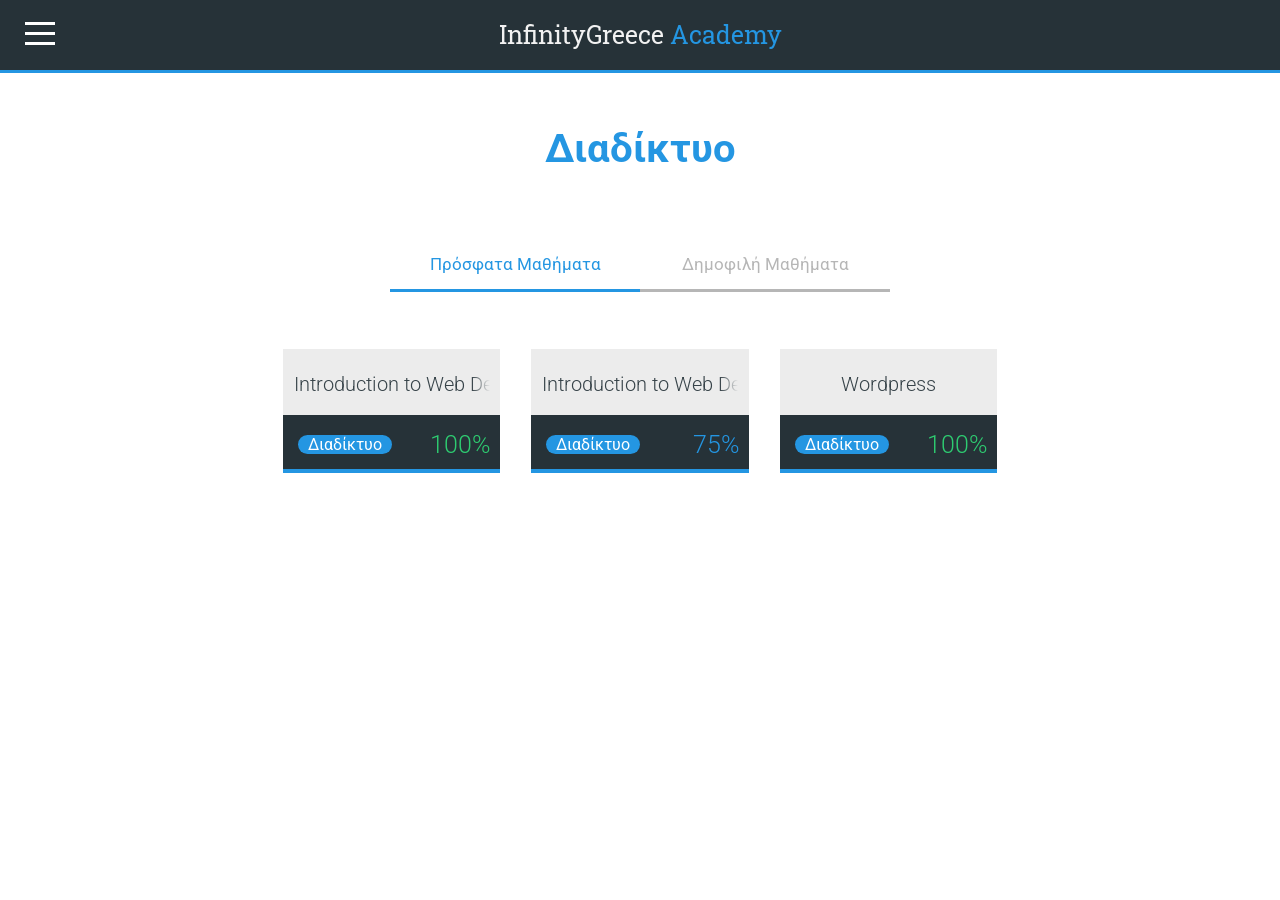
<file: category.html>
<!DOCTYPE html>
<html>
  <head>
    <meta charset="utf-8">
    <meta name="viewport" content="width=device-width, initial-scale=1.0">
    <title>Recent Courses - InfinityGreece Academy</title>
    <link href="https://fonts.googleapis.com/css?family=Roboto+Slab:300,400,700|Roboto:300,300i,400,400i,700" rel="stylesheet">
    <link href="https://fonts.googleapis.com/css?family=Raleway:300,400,700,900" rel="stylesheet">
    <link href="https://maxcdn.bootstrapcdn.com/font-awesome/4.6.3/css/font-awesome.min.css" rel="stylesheet">
    <script src="https://ajax.googleapis.com/ajax/libs/jquery/3.1.1/jquery.min.js"></script>
    <link rel="stylesheet" type="text/css" href="desktop/general.css">
    <link rel="stylesheet" type="text/css" href="desktop/navigation.css">
    <link rel="stylesheet" type="text/css" href="desktop/style.css">
    <link rel="stylesheet" type="text/css" href="desktop/main.css">
    <link rel="stylesheet" type="text/css" href="desktop/profilepage.css">
    <link rel="stylesheet" type="text/css" href="desktop/videopage.css">
    <link rel="stylesheet" type="text/css" href="desktop/category.css">

 <!-- <script>
    setInterval(function(){
      window.history.go(0);
    }, 3000);
  </script>-->
    <script>
      $(document).ready(function(){
        $(".wrap").click(function(){
          $(".top").toggleClass("addedtop");
          $(".mid").toggleClass("addedmid");
          $(".bot").toggleClass("addedbot");
          $(".menu").toggleClass("triggered");
          $("fade").toggleClass("fadeblack");
        });
        $('.course-progress').each(function(i){ $($('.course-progress')[i]).css('color', (parseInt($($('.course-progress')[i]).text().slice(0, -1))) != 100 ? '#2496E2' : '#2ecc71' ) });
      }); //final
    </script>

  </head>
  <body>
    <fade></fade>
    <bg></bg>
    <block></block>
    <header>
    <div class="content">
      <div class="navbar">  <div class="logo">InfinityGreece <span>Academy</span></div></div>

        <div class="wrap">
          <span class="line top"></span>
          <span class="line mid"></span>
          <span class="line bot"></span>
        </div>

        <nav class="menu">
                <a href="index.php" class="nav-btn"><span>Home</span></a>
                <a href="login.php" class="nav-btn"><span>My Courses</span></a>
                <a href="register.php" class="nav-btn"><span>My Profile</span></a>
                <a href="register.php" class="nav-btn"><span>Log Out</span></a>
        </nav>
    </div>
  </header>
  <h1 class="page-title">
    Διαδίκτυο
  </h1>
  <div class="tab-wrap category-tab-wrap">
    <a href="#" class="profile-tab category-tab active-tab">Πρόσφατα Μαθήματα</a>
    <a href="#" class="profile-tab category-tab">Δημοφιλή Μαθήματα</a>
  </div>
<div class="courses-wrap">
  <a href="#" class="course-link">  <div class="course">
      <h2 class="course-title">Introduction to Web Design</h2>
      <div class="category-wrap">
      <p class="course-category"> <span class="category-tag" onclick="document.location.href = 'http://frozoweb.com'; return false">Διαδίκτυο</span></p>
  <span class="course-progress">100%</span>
      </div>  </div>
    </a>

    <a href="#" class="course-link">  <div class="course">
        <h2 class="course-title">Introduction to Web Design</h2>
        <div class="category-wrap">
        <p class="course-category"> <span class="category-tag" onclick="document.location.href = 'http://frozoweb.com'; return false">Διαδίκτυο</span></p>
    <span class="course-progress">75%</span>
        </div>  </div>
      </a>

      <a href="#" class="course-link">  <div class="course">
          <h2 class="course-title">Wordpress</h2>
          <div class="category-wrap">
          <p class="course-category"> <span class="category-tag" onclick="document.location.href = 'http://frozoweb.com'; return false">Διαδίκτυο</span></p>
      <span class="course-progress">100%</span>
          </div>  </div>
        </a>
</div>
<!--<footer>

    <span class="copyright-text">Copyright &copy; InfinityGreece</span>
    <span class="footer-buttons">
      <a href="#" class="footer-btn">Contact</a>
      <a href="#" class="footer-btn">Privacy Policy</a>
      <a href="#" class="footer-btn">About</a>


    </span>
  </footer> -->
  </body>
</html>
</file>
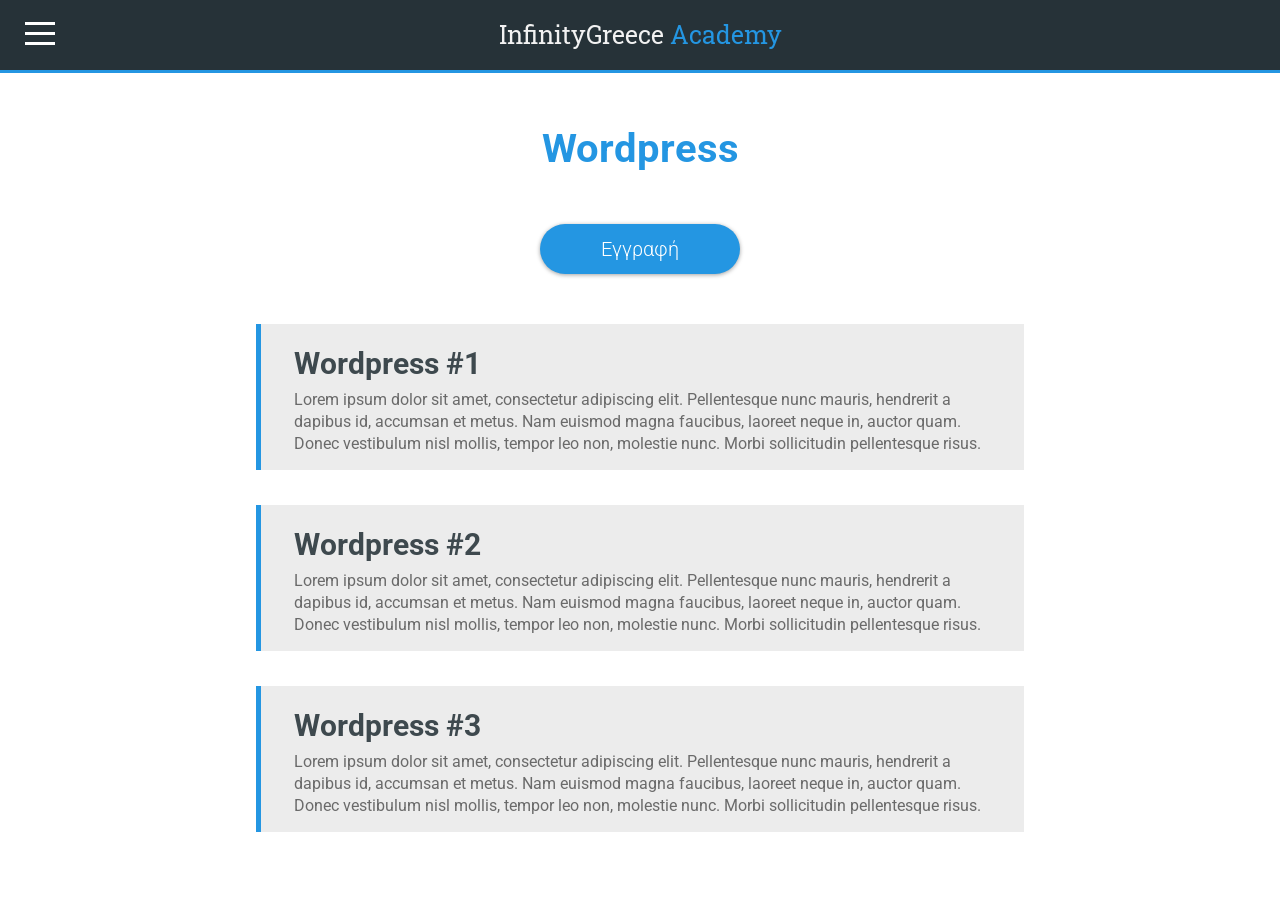
<file: coursepage.html>
<!DOCTYPE html>
<html>
  <head>
    <meta charset="utf-8">
    <meta name="viewport" content="width=device-width, initial-scale=1.0">
    <title>Recent Courses - InfinityGreece Academy</title>
    <link href="https://fonts.googleapis.com/css?family=Roboto+Slab:300,400,700|Roboto:300,300i,400,400i,700" rel="stylesheet">
    <link href="https://fonts.googleapis.com/css?family=Raleway:300,400,700,900" rel="stylesheet">
    <link href="https://maxcdn.bootstrapcdn.com/font-awesome/4.6.3/css/font-awesome.min.css" rel="stylesheet">
    <script src="https://ajax.googleapis.com/ajax/libs/jquery/3.1.1/jquery.min.js"></script>
    <link rel="stylesheet" type="text/css" href="desktop/general.css">
    <link rel="stylesheet" type="text/css" href="desktop/navigation.css">
    <link rel="stylesheet" type="text/css" href="desktop/style.css">
    <link rel="stylesheet" type="text/css" href="desktop/main.css">
    <link rel="stylesheet" type="text/css" href="desktop/profilepage.css">
    <link rel="stylesheet" type="text/css" href="desktop/videopage.css">
    <link rel="stylesheet" type="text/css" href="desktop/category.css">
    <link rel="stylesheet" type="text/css" href="desktop/coursepage.css">

 <!-- <script>
    setInterval(function(){
      window.history.go(0);
    }, 3000);
  </script>-->
    <script>
      $(document).ready(function(){
        $(".wrap").click(function(){
          $(".top").toggleClass("addedtop");
          $(".mid").toggleClass("addedmid");
          $(".bot").toggleClass("addedbot");
          $(".menu").toggleClass("triggered");
          $("fade").toggleClass("fadeblack");
        });
        $('.course-progress').each(function(i){ $($('.course-progress')[i]).css('color', (parseInt($($('.course-progress')[i]).text().slice(0, -1))) != 100 ? '#2496E2' : '#2ecc71' ) });
      }); //final
    </script>

  </head>
  <body>
    <fade></fade>
    <bg></bg>
    <block></block>
    <header>
    <div class="content">
      <div class="navbar">  <div class="logo">InfinityGreece <span>Academy</span></div></div>

        <div class="wrap">
          <span class="line top"></span>
          <span class="line mid"></span>
          <span class="line bot"></span>
        </div>

        <nav class="menu">
                <a href="index.php" class="nav-btn"><span>Home</span></a>
                <a href="login.php" class="nav-btn"><span>My Courses</span></a>
                <a href="register.php" class="nav-btn"><span>My Profile</span></a>
                <a href="register.php" class="nav-btn"><span>Log Out</span></a>
                <footer>

                  <span class="copyright-text">Copyright &copy; InfinityGreece</span>
                  <span class="footer-buttons">
                    <a href="#" class="footer-btn">Επικοινωνία</a>
                    <a href="#" class="footer-btn">Απόρρητο</a>
                    <a href="#" class="footer-btn">Σχετικά</a>


                  </span>
                </footer>
        </nav>
    </div>
  </header>
  <h1 class="page-title">
    Wordpress
  </h1>
  <a href="#" class="enroll-button">
    <span class="enroll-text"> Εγγραφή </span>
  </a>
  <div class="lessons-wrap">

    <a href="#" class="lesson-link">
      <div class="lesson">
        <span class="lesson-title lesson-text">Wordpress #1</span>
                 <span class="lesson-description lesson-text">
          <p class="lesson-description-text">
            Lorem ipsum dolor sit amet, consectetur adipiscing elit. Pellentesque nunc mauris, hendrerit a dapibus id, accumsan et metus. Nam euismod magna faucibus, laoreet neque in, auctor quam. Donec vestibulum nisl mollis, tempor leo non, molestie nunc. Morbi sollicitudin pellentesque risus.
          </p>
        </span>
      </div>
    </a>

    <a href="#" class="lesson-link">
      <div class="lesson">
        <span class="lesson-title lesson-text">Wordpress #2</span>
                 <span class="lesson-description lesson-text">
          <p class="lesson-description-text">
            Lorem ipsum dolor sit amet, consectetur adipiscing elit. Pellentesque nunc mauris, hendrerit a dapibus id, accumsan et metus. Nam euismod magna faucibus, laoreet neque in, auctor quam. Donec vestibulum nisl mollis, tempor leo non, molestie nunc. Morbi sollicitudin pellentesque risus.
          </p>
        </span>
      </div>
    </a>
  <a href="#" class="lesson-link">
    <div class="lesson">
      <span class="lesson-title lesson-text">Wordpress #3</span>
             <span class="lesson-description lesson-text">
        <p class="lesson-description-text">
          Lorem ipsum dolor sit amet, consectetur adipiscing elit. Pellentesque nunc mauris, hendrerit a dapibus id, accumsan et metus. Nam euismod magna faucibus, laoreet neque in, auctor quam. Donec vestibulum nisl mollis, tempor leo non, molestie nunc. Morbi sollicitudin pellentesque risus.
        </p>
      </span>
    </div>
  </a>

  </div>

<!--<footer>

    <span class="copyright-text">Copyright &copy; InfinityGreece</span>
    <span class="footer-buttons">
      <a href="#" class="footer-btn">Contact</a>
      <a href="#" class="footer-btn">Privacy Policy</a>
      <a href="#" class="footer-btn">About</a>


    </span>
  </footer> -->
  </body>
</html>
</file>
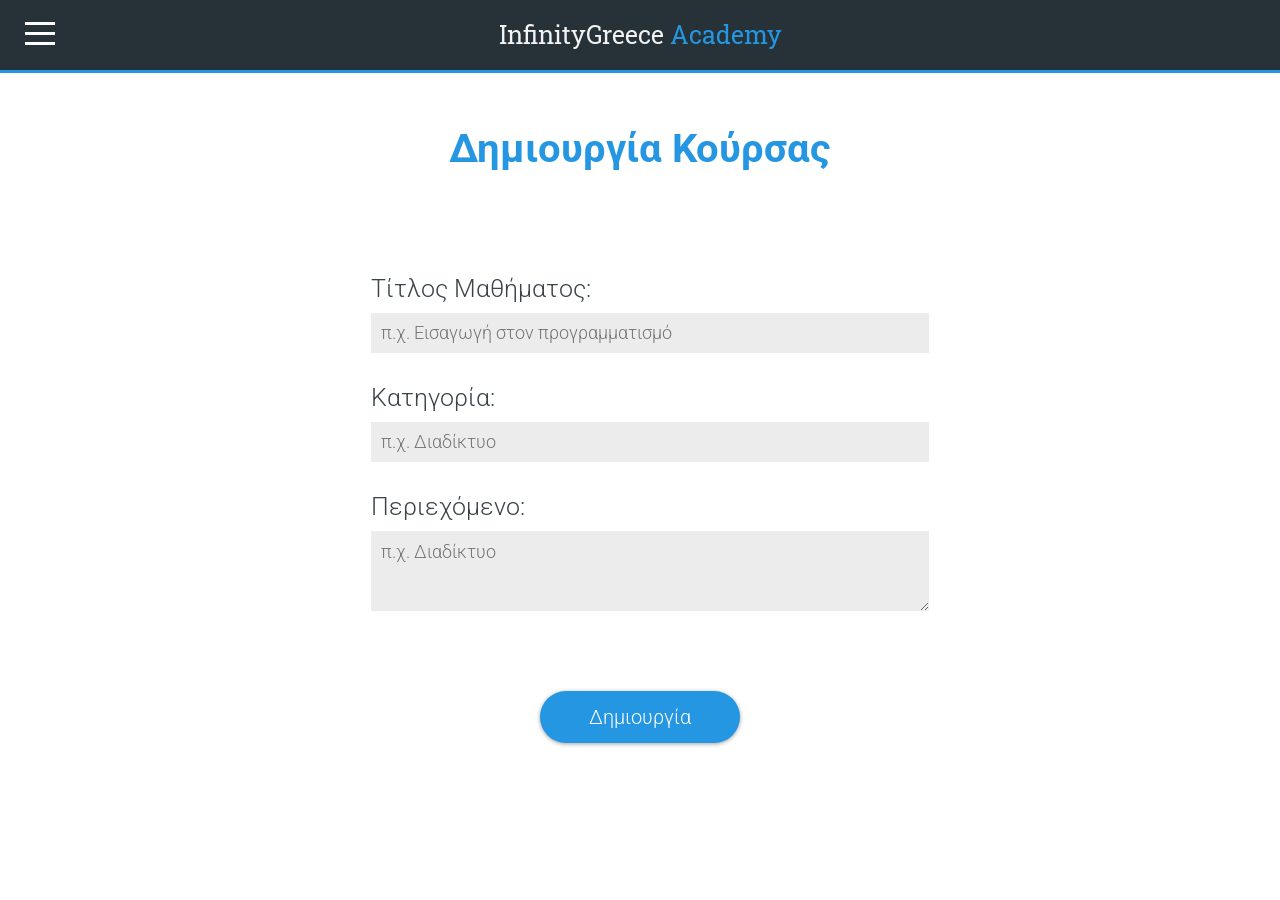
<file: createcourse.html>
<!DOCTYPE html>
<html>
  <head>
    <meta charset="utf-8">
    <meta name="viewport" content="width=device-width, initial-scale=1.0">
    <title>Recent Courses - InfinityGreece Academy</title>
    <link href="https://fonts.googleapis.com/css?family=Roboto+Slab:300,400,700|Roboto:300,300i,400,400i,700" rel="stylesheet">
    <link href="https://fonts.googleapis.com/css?family=Raleway:300,400,700,900" rel="stylesheet">
    <link href="https://maxcdn.bootstrapcdn.com/font-awesome/4.6.3/css/font-awesome.min.css" rel="stylesheet">
    <script src="https://ajax.googleapis.com/ajax/libs/jquery/3.1.1/jquery.min.js"></script>
    <link rel="stylesheet" type="text/css" href="desktop/general.css">
    <link rel="stylesheet" type="text/css" href="desktop/navigation.css">
    <link rel="stylesheet" type="text/css" href="desktop/style.css">
    <link rel="stylesheet" type="text/css" href="desktop/main.css">
    <link rel="stylesheet" type="text/css" href="desktop/profilepage.css">
    <link rel="stylesheet" type="text/css" href="desktop/createcourse.css">


 <!-- <script>
    setInterval(function(){
      window.history.go(0);
    }, 3000);
  </script>-->
  <script>
$(document).ready(function(){

$(".wrap").click(function(){
$(".top").toggleClass("addedtop");
$(".mid").toggleClass("addedmid");
$(".bot").toggleClass("addedbot");
$(".menu").toggleClass("triggered");
$("fade").toggleClass("fadeblack");


});



}); //final
</script>
  </head>
  <body>
    <fade></fade>
    <bg></bg>
    <block></block>
    <header>
    <div class="content">
      <div class="navbar">  <div class="logo">InfinityGreece <span>Academy</span></div></div>

        <div class="wrap">
          <span class="line top"></span>
          <span class="line mid"></span>
          <span class="line bot"></span>
        </div>

        <nav class="menu">
                <a href="index.php" class="nav-btn"><span>Αρχική</span></a>
                <a href="login.php" class="nav-btn"><span>Τα μαθήματα μου</span></a>
                <a href="register.php" class="nav-btn"><span>Το προφίλ μου</span></a>
                <a href="register.php" class="nav-btn"><span>Αποσύνδεση</span></a>
                <br>
                <footer>

                  <span class="copyright-text">Copyright &copy; InfinityGreece</span>
                  <span class="footer-buttons">
                    <a href="#" class="footer-btn">Επικοινωνία</a>
                    <a href="#" class="footer-btn">Πολιτική Απορρήτου</a>
                    <a href="#" class="footer-btn">Σχετικά</a>


                  </span>
                </footer>
        </nav>
    </div>
  </header>
  <h1 class="page-title">
    Δημιουργία Κούρσας
  </h1>
  <div class="main-wrap">
      <form action="#" method="post">
    <h3 class="input-label">
      Τίτλος Μαθήματος:
    </h3>
    <input type="text" class="create-course-input main-create-course-input" placeholder="π.χ. Εισαγωγή στον προγραμματισμό">
    <h3 class="input-label">
      Κατηγορία:
    </h3>
    <input type="text" class="create-course-input" placeholder="π.χ. Διαδίκτυο">
    <h3 class="input-label">
      Περιεχόμενο:
    </h3>
    <textarea type="text" class="create-course-input" placeholder="π.χ. Διαδίκτυο"></textarea>
    <input type="submit" class="enroll-button" value="Δημιουργία">
  </form>
  </div>
  </body>
</html>
</file>
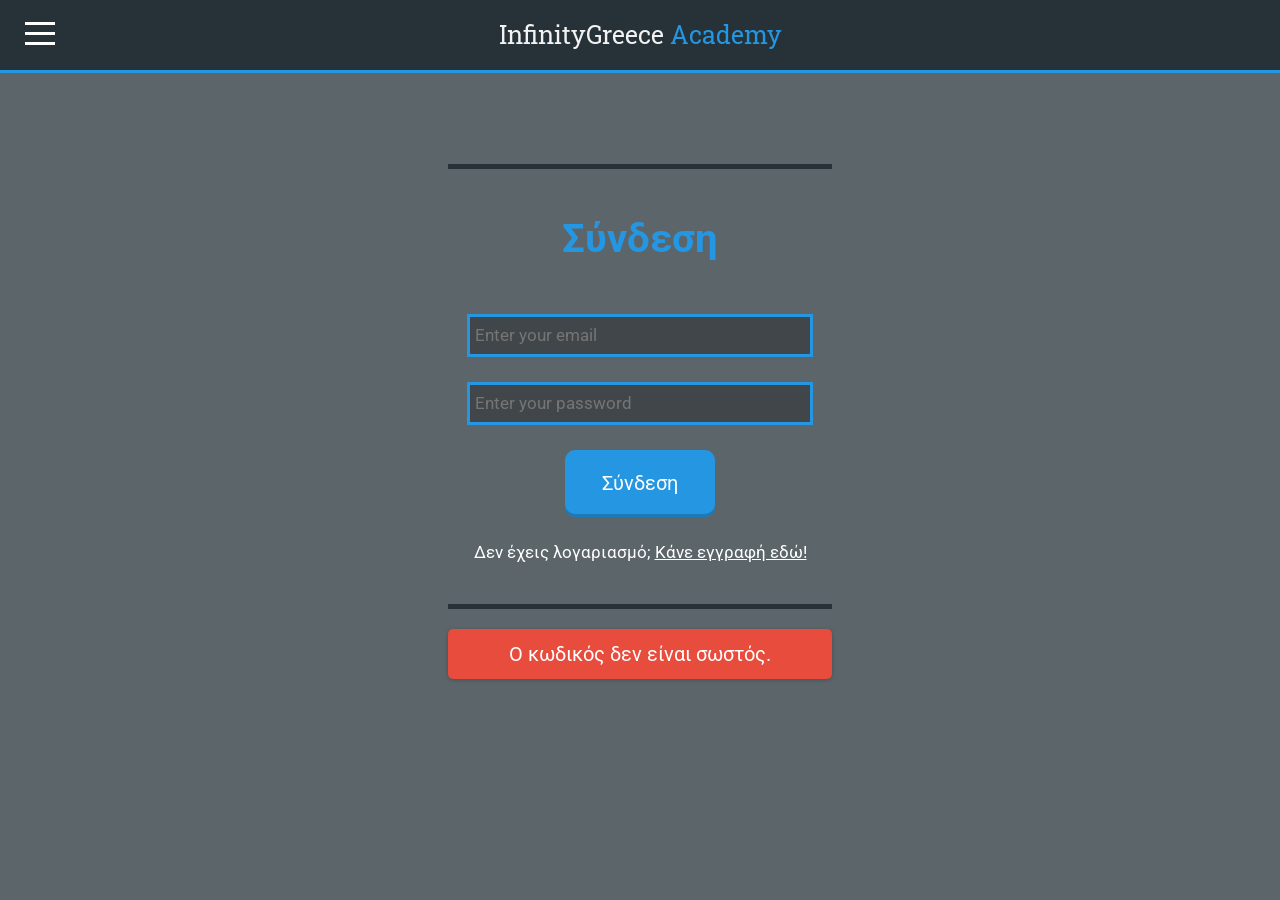
<file: login.html>
<!DOCTYPE html>
<html>
  <head>
    <meta charset="utf-8">
    <meta name="viewport" content="width=device-width, initial-scale=1.0">
    <title>Login - InfinityGreece Academy</title>
    <link href="https://fonts.googleapis.com/css?family=Roboto+Slab:300,400,700|Roboto:300,300i,400,400i,700" rel="stylesheet">
    <link href="https://fonts.googleapis.com/css?family=Raleway:300,400,700,900" rel="stylesheet">
    <link href="https://maxcdn.bootstrapcdn.com/font-awesome/4.6.3/css/font-awesome.min.css" rel="stylesheet">
    <script src="https://ajax.googleapis.com/ajax/libs/jquery/3.1.1/jquery.min.js"></script>
    <link rel="stylesheet" type="text/css" href="desktop/login.css">
    <link rel="stylesheet" type="text/css" href="desktop/general.css">
    <link rel="stylesheet" type="text/css" href="desktop/navigation.css">
    <link rel="stylesheet" type="text/css" href="desktop/style.css">

 <!-- <script>
    setInterval(function(){
      window.history.go(0);
    }, 3000);
  </script>-->
  <script>
$(document).ready(function(){

$(".wrap").click(function(){
$(".top").toggleClass("addedtop");
$(".mid").toggleClass("addedmid");
$(".bot").toggleClass("addedbot");
$(".menu").toggleClass("triggered");
$("fade").toggleClass("fadeblack");


});



}); //final
</script>
  </head>
  <body>
    <bg></bg>
    <gradient></gradient>
    <fade></fade>
    <block></block>
    <header>
    <div class="content">
      <div class="navbar">  <div class="logo">InfinityGreece <span>Academy</span></div></div>

        <div class="wrap">
<span class="line top"></span>
<span class="line mid"></span>
<span class="line bot"></span>
</div>

          <nav class="menu">
                <a href="index.php" class="nav-btn"><span>Αρχική</span></a>
                <a href="login.php" class="nav-btn"><span>Σύνδεση</span></a>
                <a href="register.php" class="nav-btn"><span>Εγγραφή</span></a>
                <footer>
                  <span class="copyright-text">Copyright &copy; InfinityGreece</span>

                  <span class="footer-buttons">
                    <a href="#" class="footer-btn">Επικοινωνία</a>
                    <a href="#" class="footer-btn">Απόρρητο</a>
                    <a href="#" class="footer-btn">Σχετικά</a>


                  </span>

                </footer>
                      </nav>
      </div>
  </header>

  <form action="#" method="post" class="input-form">
    <h1 class="page-title">Σύνδεση</h1>
    <input type="email" class="text-input" placeholder="Enter your email">
    <input type="password" class="text-input" placeholder="Enter your password">
    <input type="submit" class="submit-button" value="Σύνδεση">
    <p class="already-have-account">Δεν έχεις λογαριασμό; <a href="login.php">Κάνε εγγραφή εδώ!</a></p>

  </form>
  <div class="login-error-snackbar">
    <p class="form-problem-text">Ο κωδικός δεν είναι σωστός.</p>
  </div>

  </body>
</html>
</file>
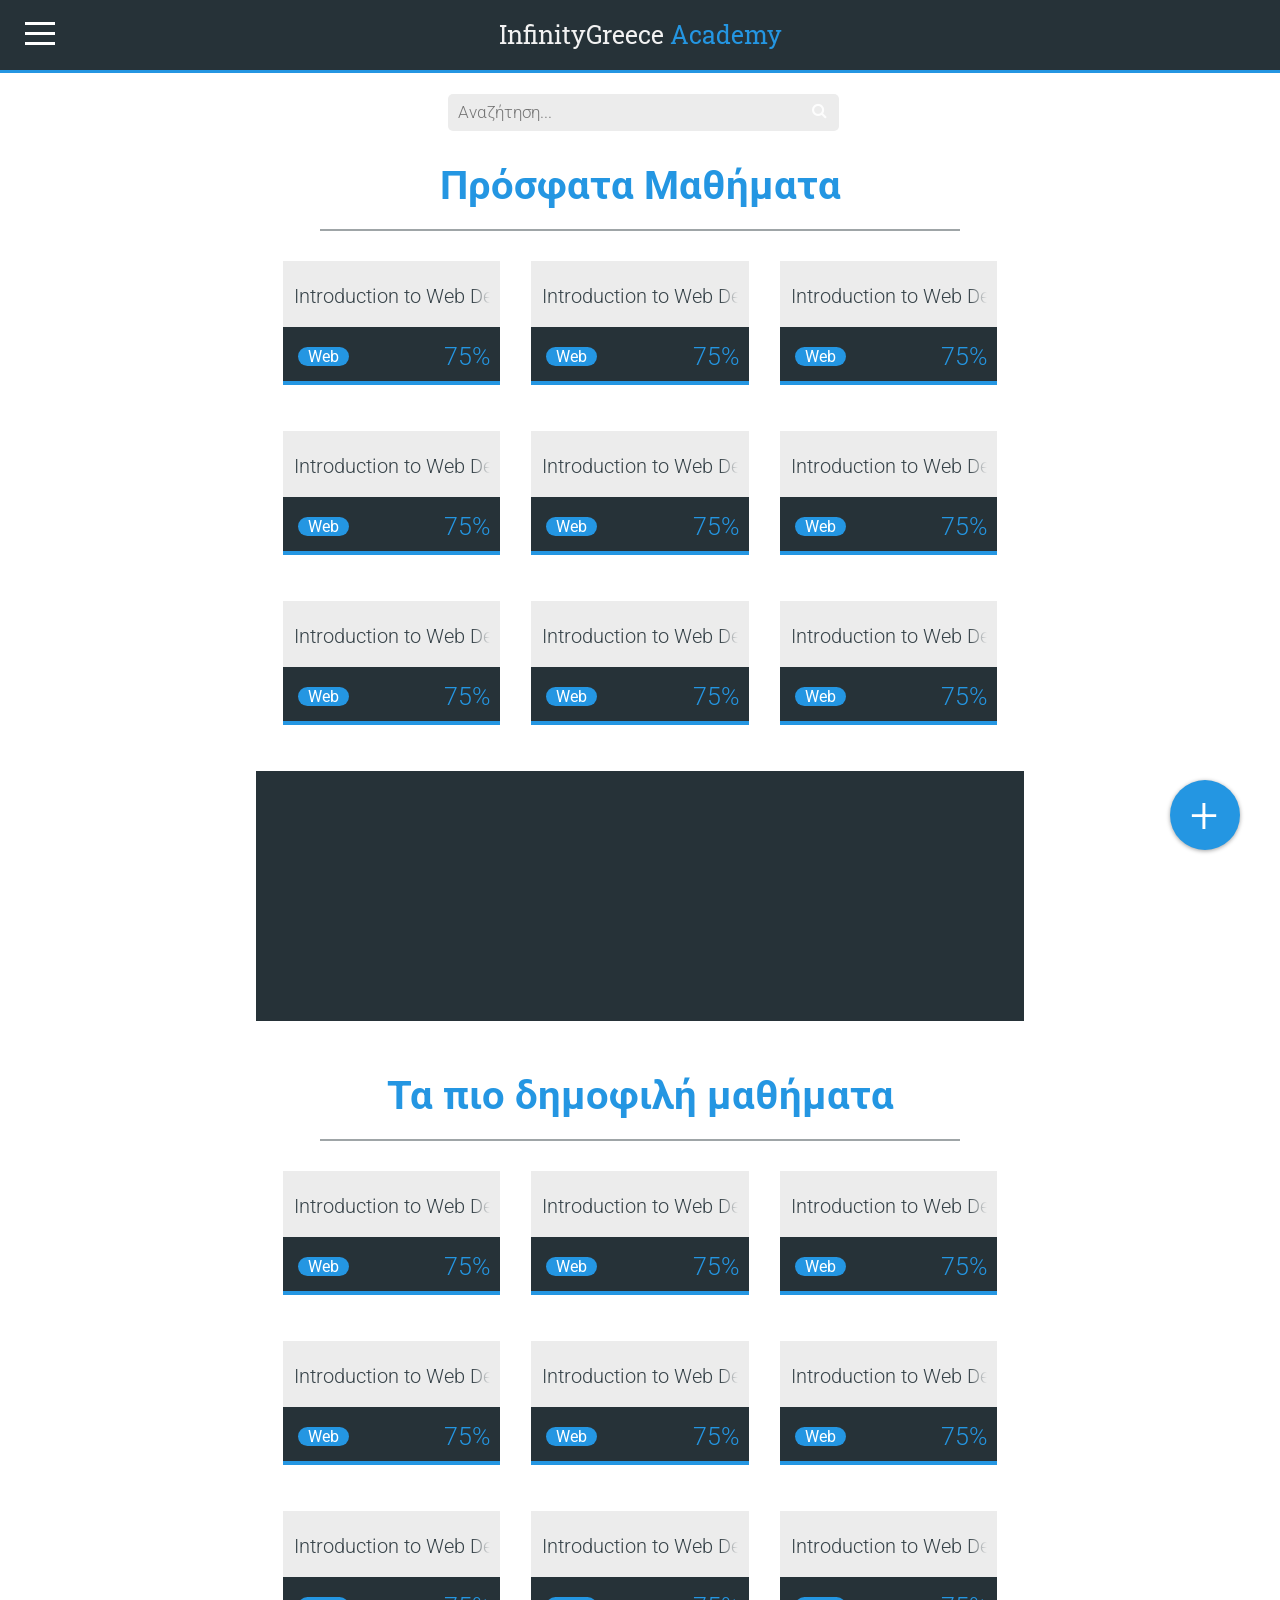
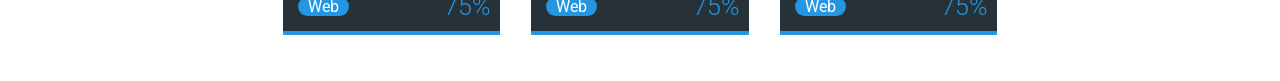
<file: main.html>
<!DOCTYPE html>
<html>
  <head>
    <meta charset="utf-8">
    <meta name="viewport" content="width=device-width, initial-scale=1.0">
    <title>Recent Courses - InfinityGreece Academy</title>
    <link href="https://fonts.googleapis.com/css?family=Roboto+Slab:300,400,700|Roboto:300,300i,400,400i,700" rel="stylesheet">
    <link href="https://fonts.googleapis.com/css?family=Raleway:300,400,700,900" rel="stylesheet">
    <link href="https://maxcdn.bootstrapcdn.com/font-awesome/4.6.3/css/font-awesome.min.css" rel="stylesheet">
    <script src="https://ajax.googleapis.com/ajax/libs/jquery/3.1.1/jquery.min.js"></script>
    <link rel="stylesheet" type="text/css" href="desktop/general.css">
    <link rel="stylesheet" type="text/css" href="desktop/navigation.css">
    <link rel="stylesheet" type="text/css" href="desktop/style.css">
    <link rel="stylesheet" type="text/css" href="desktop/main.css">


 <!-- <script>
    setInterval(function(){
      window.history.go(0);
    }, 3000);
  </script>-->
  <script>
$(document).ready(function(){

$(".wrap").click(function(){
$(".top").toggleClass("addedtop");
$(".mid").toggleClass("addedmid");
$(".bot").toggleClass("addedbot");
$(".menu").toggleClass("triggered");
$("fade").toggleClass("fadeblack");


});



}); //final
</script>
  </head>
  <body>
    <fade></fade>
    <bg></bg>
    <block></block>
    <header>
    <div class="content">
      <div class="navbar">  <div class="logo">InfinityGreece <span>Academy</span></div></div>

        <div class="wrap">
          <span class="line top"></span>
          <span class="line mid"></span>
          <span class="line bot"></span>
        </div>

        <nav class="menu">
                <a href="index.php" class="nav-btn"><span>Αρχική</span></a>
                <a href="login.php" class="nav-btn"><span>Οι Κούρσες μου</span></a>
                <a href="register.php" class="nav-btn"><span>Το προφίλ μου</span></a>
                <a href="register.php" class="nav-btn"><span>Αποσύνδεση</span></a>
                <br>
                <footer>

                  <span class="copyright-text">Copyright &copy; InfinityGreece</span>
                  <span class="footer-buttons">
                    <a href="#" class="footer-btn">Επικοινωνία</a>
                    <a href="#" class="footer-btn">Απόρρητο</a>
                    <a href="#" class="footer-btn">Σχετικά</a>


                  </span>
                </footer>
        </nav>
    </div>
  </header>
  <a href="#" class="floating-button">
    <span class="floating-text"> Δημιουργία μαθήματος <span>+</span></span>
  </a>
<form action="#" method="post" class="search-wrap">
    <input type="text" class="search-bar" placeholder="Αναζήτηση...">
    <input type="submit" class="search-bar-submit" value="" name="search-sub">
    <span class="search-icon"><i class="fa fa-search" aria-hidden="true"></i></span>
  </form>
  <h1 class="page-title hr-title">
    Πρόσφατα Μαθήματα
  </h1>
<div class="courses-wrap">
<a href="#" class="course-link">  <div class="course">
    <h2 class="course-title">Introduction to Web Design</h2>
    <div class="category-wrap">
    <p class="course-category"> <span class="category-tag" onclick="document.location.href = 'http://frozoweb.com'; return false">Web</span></p>
<span class="course-progress">75%</span>
    </div>  </div>
  </a>

<a href="#" class="course-link">
  <div class="course">
    <h2 class="course-title">Introduction to Web Design</h2>
    <div class="category-wrap">
    <p class="course-category"> <span class="category-tag" onclick="document.location.href = 'http://frozoweb.com'; return false">Web</span></p>
<span class="course-progress">75%</span>
    </div>
  </div>
</a>
<a href="#" class="course-link">
  <div class="course">
      <h2 class="course-title">Introduction to Web Design fda fad fa fadf fdf dafdfdsafad f a f</h2>
    <div class="category-wrap">
    <p class="course-category"> <span class="category-tag" onclick="document.location.href = 'http://frozoweb.com'; return false">Web</span></p>
<span class="course-progress">75%</span>
    </div>
  </div>
</a>
<a href="#" class="course-link">
  <div class="course">
    <h2 class="course-title">Introduction to Web Design fda fad fa fadf fdf dafdfdsafad f a f</h2>
    <div class="category-wrap">
    <p class="course-category"> <span class="category-tag" onclick="document.location.href = 'http://frozoweb.com'; return false">Web</span></p>
<span class="course-progress">75%</span>
    </div>
  </div>
</a>
<a href="#" class="course-link">
  <div class="course">
    <h2 class="course-title">Introduction to Web Design fda fad fa fadf fdf dafdfdsafad f a f</h2>
    <div class="category-wrap">
    <p class="course-category"> <span class="category-tag" onclick="document.location.href = 'http://frozoweb.com'; return false">Web</span></p>
<span class="course-progress">75%</span>
    </div>
  </div>
</a>
<a href="#" class="course-link">
  <div class="course">
    <h2 class="course-title">Introduction to Web Design fda fad fa fadf fdf dafdfdsafad f a f</h2>
    <div class="category-wrap">
    <p class="course-category"> <span class="category-tag" onclick="document.location.href = 'http://frozoweb.com'; return false">Web</span></p>
<span class="course-progress">75%</span>
    </div>
  </div>
</a>
<a href="#" class="course-link">
  <div class="course">
    <h2 class="course-title">Introduction to Web Design fda fad fa fadf fdf dafdfdsafad f a f</h2>
    <div class="category-wrap">
    <p class="course-category"> <span class="category-tag" onclick="document.location.href = 'http://frozoweb.com'; return false">Web</span></p>
<span class="course-progress">75%</span>
    </div>
  </div>
</a>
<a href="#" class="course-link">
  <div class="course">
    <h2 class="course-title">Introduction to Web Design fda fad fa fadf fdf dafdfdsafad f a f</h2>
    <div class="category-wrap">
    <p class="course-category"> <span class="category-tag" onclick="document.location.href = 'http://frozoweb.com'; return false">Web</span></p>
<span class="course-progress">75%</span>
    </div>
  </div>
</a>
<a href="#" class="course-link">
  <div class="course">
    <h2 class="course-title">Introduction to Web Design fda fad fa fadf fdf dafdfdsafad f a f</h2>
    <div class="category-wrap">
    <p class="course-category"> <span class="category-tag" onclick="document.location.href = 'http://frozoweb.com'; return false">Web</span></p>
<span class="course-progress">75%</span>
    </div>
  </div>
</a>
</div>
<div class="origen-diafhmish"></div>
<h1 class="page-title hr-title">
  Τα πιο δημοφιλή μαθήματα
</h1>
<div class="courses-wrap">
<a href="#" class="course-link">  <div class="course">
    <h2 class="course-title">Introduction to Web Design</h2>
    <div class="category-wrap">
    <p class="course-category"> <span class="category-tag" onclick="document.location.href = 'http://frozoweb.com'; return false">Web</span></p>
<span class="course-progress">75%</span>
    </div>  </div>
  </a>

<a href="#" class="course-link">
  <div class="course">
    <h2 class="course-title">Introduction to Web Design</h2>
    <div class="category-wrap">
    <p class="course-category"> <span class="category-tag" onclick="document.location.href = 'http://frozoweb.com'; return false">Web</span></p>
<span class="course-progress">75%</span>
    </div>
  </div>
</a>
<a href="#" class="course-link">
  <div class="course">
    <h2 class="course-title">Introduction to Web Design fda fad fa fadf fdf dafdfdsafad f a f</h2>
    <div class="category-wrap">
    <p class="course-category"> <span class="category-tag" onclick="document.location.href = 'http://frozoweb.com'; return false">Web</span></p>
<span class="course-progress">75%</span>
    </div>
  </div>
</a>
<a href="#" class="course-link">
  <div class="course">
    <h2 class="course-title">Introduction to Web Design fda fad fa fadf fdf dafdfdsafad f a f</h2>
    <div class="category-wrap">
    <p class="course-category"> <span class="category-tag" onclick="document.location.href = 'http://frozoweb.com'; return false">Web</span></p>
<span class="course-progress">75%</span>
    </div>
  </div>
</a>
<a href="#" class="course-link">
  <div class="course">
    <h2 class="course-title">Introduction to Web Design fda fad fa fadf fdf dafdfdsafad f a f</h2>
    <div class="category-wrap">
    <p class="course-category"> <span class="category-tag" onclick="document.location.href = 'http://frozoweb.com'; return false">Web</span></p>
<span class="course-progress">75%</span>
    </div>
  </div>
</a>
<a href="#" class="course-link">
  <div class="course">
    <h2 class="course-title">Introduction to Web Design fda fad fa fadf fdf dafdfdsafad f a f</h2>
    <div class="category-wrap">
    <p class="course-category"> <span class="category-tag" onclick="document.location.href = 'http://frozoweb.com'; return false">Web</span></p>
<span class="course-progress">75%</span>
    </div>
  </div>
</a>
<a href="#" class="course-link">
  <div class="course">
    <h2 class="course-title">Introduction to Web Design fda fad fa fadf fdf dafdfdsafad f a f</h2>
    <div class="category-wrap">
    <p class="course-category"> <span class="category-tag" onclick="document.location.href = 'http://frozoweb.com'; return false">Web</span></p>
<span class="course-progress">75%</span>
    </div>
  </div>
</a>
<a href="#" class="course-link">
  <div class="course">
    <h2 class="course-title">Introduction to Web Design fda fad fa fadf fdf dafdfdsafad f a f</h2>
    <div class="category-wrap">
    <p class="course-category"> <span class="category-tag" onclick="document.location.href = 'http://frozoweb.com'; return false">Web</span></p>
<span class="course-progress">75%</span>
    </div>
  </div>
</a>
<a href="#" class="course-link">
  <div class="course">
    <h2 class="course-title">Introduction to Web Design fda fad fa fadf fdf dafdfdsafad f a f</h2>
    <div class="category-wrap">
    <p class="course-category"> <span class="category-tag" onclick="document.location.href = 'http://frozoweb.com'; return false">Web</span></p>
<span class="course-progress">75%</span>
    </div>
  </div>
</a>
</div>

  </body>
</html>
</file>
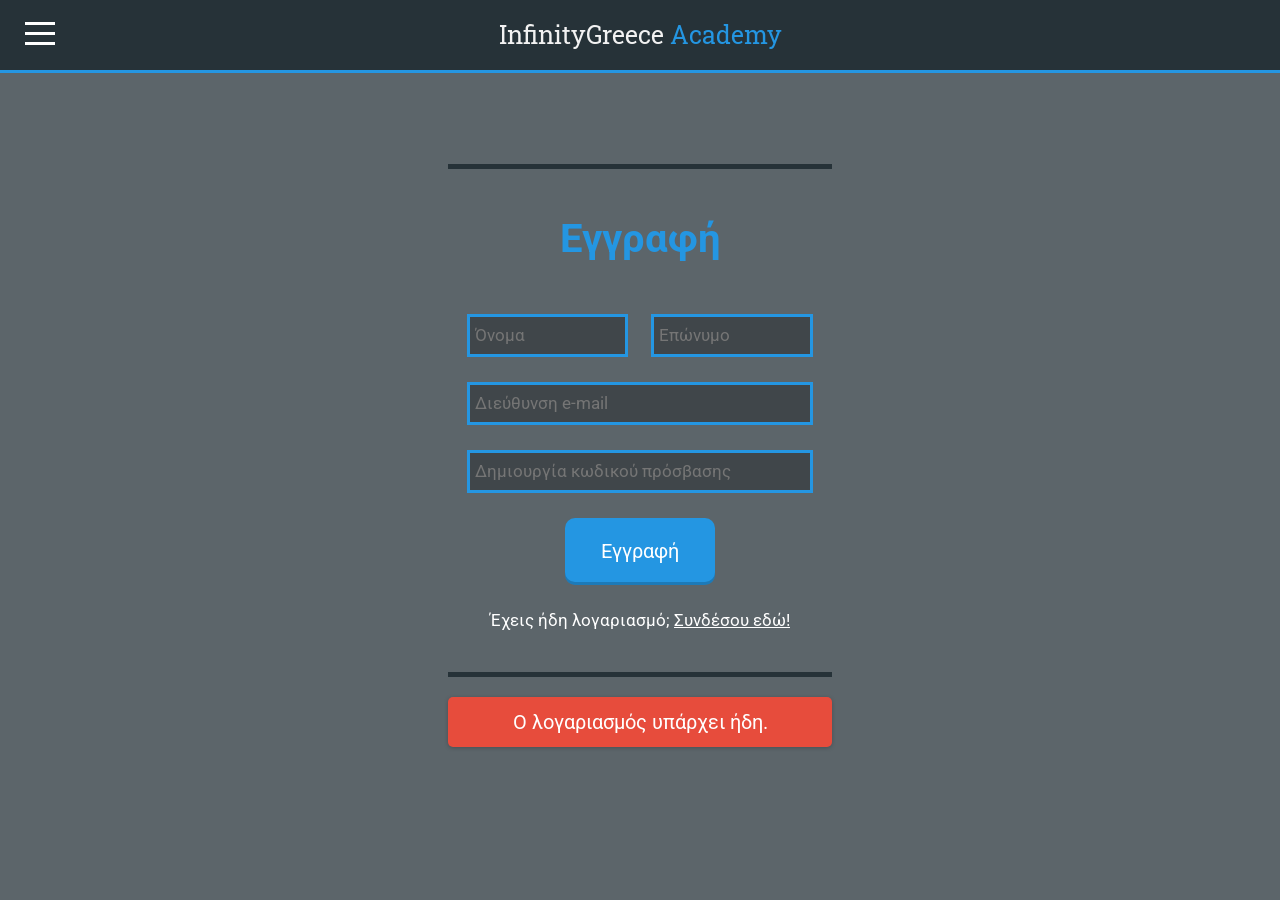
<file: register.html>
<!DOCTYPE html>
<html>
  <head>
    <meta charset="utf-8">
    <meta name="viewport" content="width=device-width, initial-scale=1.0">
    <title>Register - InfinityGreece Academy</title>
    <link href="https://fonts.googleapis.com/css?family=Roboto+Slab:300,400,700|Roboto:300,300i,400,400i,700" rel="stylesheet">
    <link href="https://fonts.googleapis.com/css?family=Raleway:300,400,700,900" rel="stylesheet">
    <script src="https://ajax.googleapis.com/ajax/libs/jquery/3.1.1/jquery.min.js"></script>
    <link rel="stylesheet" type="text/css" href="desktop/login.css">
    <link rel="stylesheet" type="text/css" href="desktop/general.css">
    <link rel="stylesheet" type="text/css" href="desktop/navigation.css">
    <link rel="stylesheet" type="text/css" href="desktop/style.css">
    <link rel="stylesheet" type="text/css" href="desktop/register.css">

 <!-- <script>
    setInterval(function(){
      window.history.go(0);
    }, 3000);
  </script>-->
  <script>
$(document).ready(function(){

$(".wrap").click(function(){
$(".top").toggleClass("addedtop");
$(".mid").toggleClass("addedmid");
$(".bot").toggleClass("addedbot");
$(".menu").toggleClass("triggered");
$("fade").toggleClass("fadeblack");


});



}); //final
</script>
  </head>
  <body>
    <bg></bg>
    <gradient></gradient>
    <fade></fade>
    <block></block>
    <header>
    <div class="content">
      <div class="navbar">  <div class="logo">InfinityGreece <span>Academy</span></div></div>

        <div class="wrap">
<span class="line top"></span>
<span class="line mid"></span>
<span class="line bot"></span>
</div>

          <nav class="menu">
                <a href="index.php" class="nav-btn"><span>Αρχική</span></a>
                <a href="login.php" class="nav-btn"><span>Σύνδεση</span></a>
                <a href="register.php" class="nav-btn"><span>Εγγραφή</span></a>
                <footer>
                  <span class="copyright-text">Copyright &copy; InfinityGreece</span>
                  <span class="footer-buttons">
                    <a href="#" class="footer-btn">Contact</a>
                    <a href="#" class="footer-btn">Privacy Policy</a>
                    <a href="#" class="footer-btn">About</a>


                  </span>
                </footer>
                      </nav>
      </div>
  </header>

  <form action="#" method="post" class="input-form">
    <h1 class="page-title">Εγγραφή</h1>
    <input type="text" class="text-input half-input" placeholder="Όνομα">
    <input type="text" class="text-input  half-input" placeholder="Επώνυμο">
    <input type="email" class="text-input" placeholder="Διεύθυνση e-mail">
    <input type="password" class="text-input" placeholder="Δημιουργία κωδικού πρόσβασης">
    <input type="submit" class="submit-button" value="Εγγραφή">
    <p class="already-have-account">Έχεις ήδη λογαριασμό; <a href="login.php">Συνδέσου εδώ!</a></p>

  </form>
  <div class="login-error-snackbar">
    <p class="form-problem-text">Ο λογαριασμός υπάρχει ήδη.</p>
  </div>

  </body>
</html>
</file>
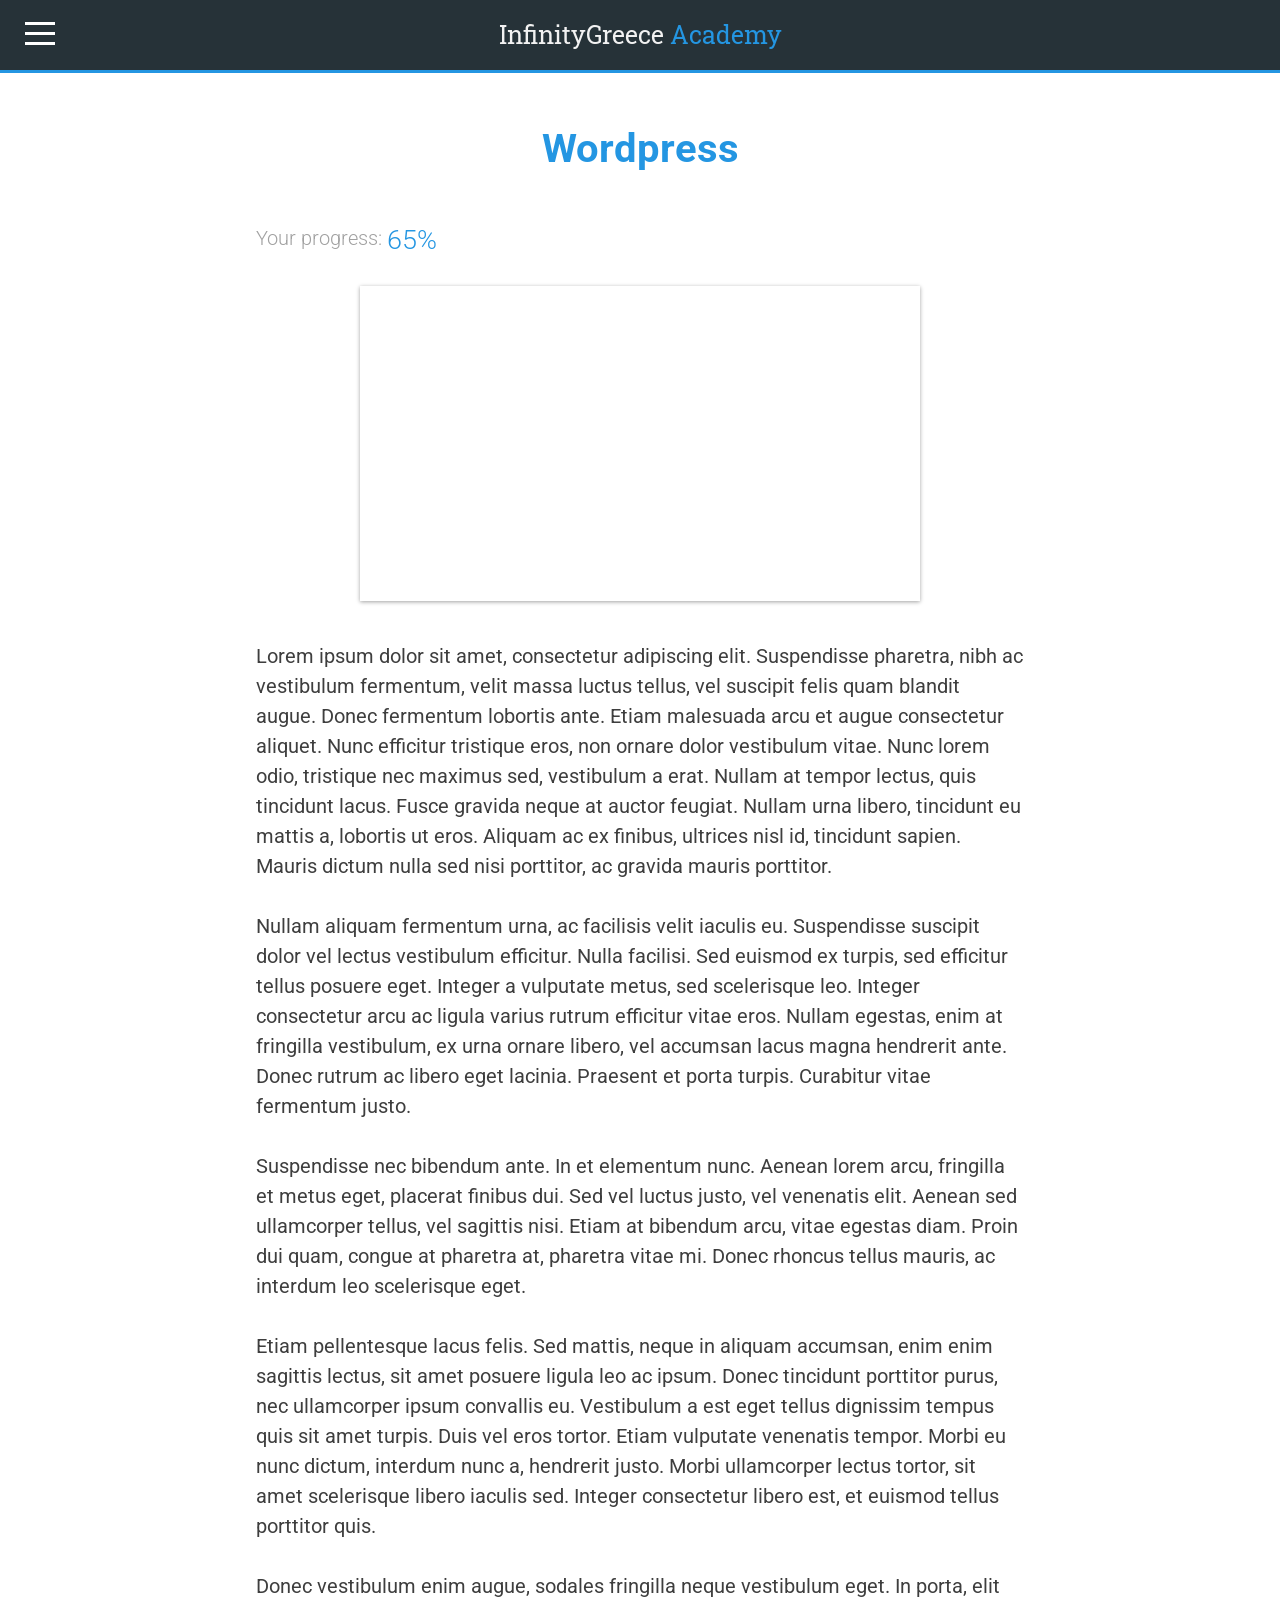
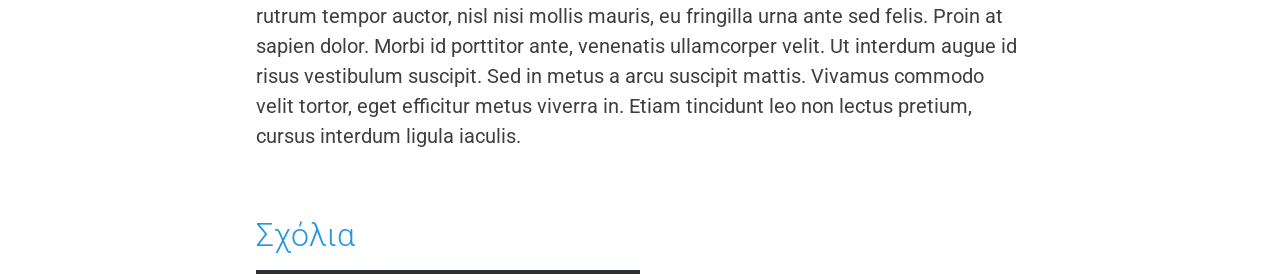
<file: videopage.html>
<!DOCTYPE html>
<html>
  <head>
    <meta charset="utf-8">
    <meta name="viewport" content="width=device-width, initial-scale=1.0">
    <title>Recent Courses - InfinityGreece Academy</title>
    <link href="https://fonts.googleapis.com/css?family=Roboto+Slab:300,400,700|Roboto:100,300,300i,400,400i,700" rel="stylesheet">
    <link href="https://fonts.googleapis.com/css?family=Raleway:300,400,700,900" rel="stylesheet">
    <link href="https://maxcdn.bootstrapcdn.com/font-awesome/4.6.3/css/font-awesome.min.css" rel="stylesheet">
    <script src="https://ajax.googleapis.com/ajax/libs/jquery/3.1.1/jquery.min.js"></script>
    <link rel="stylesheet" type="text/css" href="desktop/general.css">
    <link rel="stylesheet" type="text/css" href="desktop/navigation.css">
    <link rel="stylesheet" type="text/css" href="desktop/style.css">
    <link rel="stylesheet" type="text/css" href="desktop/main.css">
    <link rel="stylesheet" type="text/css" href="desktop/profilepage.css">
    <link rel="stylesheet" type="text/css" href="desktop/videopage.css">


 <!-- <script>
    setInterval(function(){
      window.history.go(0);
    }, 3000);
  </script>-->
  <script>
$(document).ready(function(){

$(".wrap").click(function(){
$(".top").toggleClass("addedtop");
$(".mid").toggleClass("addedmid");
$(".bot").toggleClass("addedbot");
$(".menu").toggleClass("triggered");
$("fade").toggleClass("fadeblack");


});



}); //final
</script>
  </head>
  <body>
    <fade></fade>
    <bg></bg>
    <block></block>
    <header>
    <div class="content">
      <div class="navbar">  <div class="logo">InfinityGreece <span>Academy</span></div></div>

        <div class="wrap">
          <span class="line top"></span>
          <span class="line mid"></span>
          <span class="line bot"></span>
        </div>

        <nav class="menu">
                <a href="index.php" class="nav-btn"><span>Home</span></a>
                <a href="login.php" class="nav-btn"><span>My Courses</span></a>
                <a href="register.php" class="nav-btn"><span>My Profile</span></a>
                <a href="register.php" class="nav-btn"><span>Log Out</span></a>
                <footer>

                  <span class="copyright-text">Copyright &copy; InfinityGreece</span>
                  <span class="footer-buttons">
                    <a href="#" class="footer-btn">Επικοινωνία</a>
                    <a href="#" class="footer-btn">Απόρρητο</a>
                    <a href="#" class="footer-btn">Σχετικά</a>


                  </span>
                </footer>
        </nav>
    </div>
  </header>

  <h1 class="page-title">
    Wordpress
  </h1>
<div class="main-wrap">
  <p class="your-progress">Your progress: <span class="your-progress-per">65%</span>
</div>
<div class="content-wrap">
  <iframe width="560" height="315" src="https://www.youtube.com/embed/tjg3-Wla3PU" frameborder="0" allowfullscreen></iframe>

  <p>


Lorem ipsum dolor sit amet, consectetur adipiscing elit. Suspendisse pharetra, nibh ac vestibulum fermentum, velit massa luctus tellus, vel suscipit felis quam blandit augue. Donec fermentum lobortis ante. Etiam malesuada arcu et augue consectetur aliquet. Nunc efficitur tristique eros, non ornare dolor vestibulum vitae. Nunc lorem odio, tristique nec maximus sed, vestibulum a erat. Nullam at tempor lectus, quis tincidunt lacus. Fusce gravida neque at auctor feugiat. Nullam urna libero, tincidunt eu mattis a, lobortis ut eros. Aliquam ac ex finibus, ultrices nisl id, tincidunt sapien. Mauris dictum nulla sed nisi porttitor, ac gravida mauris porttitor.
<br><br>
Nullam aliquam fermentum urna, ac facilisis velit iaculis eu. Suspendisse suscipit dolor vel lectus vestibulum efficitur. Nulla facilisi. Sed euismod ex turpis, sed efficitur tellus posuere eget. Integer a vulputate metus, sed scelerisque leo. Integer consectetur arcu ac ligula varius rutrum efficitur vitae eros. Nullam egestas, enim at fringilla vestibulum, ex urna ornare libero, vel accumsan lacus magna hendrerit ante. Donec rutrum ac libero eget lacinia. Praesent et porta turpis. Curabitur vitae fermentum justo.
<br><br>
Suspendisse nec bibendum ante. In et elementum nunc. Aenean lorem arcu, fringilla et metus eget, placerat finibus dui. Sed vel luctus justo, vel venenatis elit. Aenean sed ullamcorper tellus, vel sagittis nisi. Etiam at bibendum arcu, vitae egestas diam. Proin dui quam, congue at pharetra at, pharetra vitae mi. Donec rhoncus tellus mauris, ac interdum leo scelerisque eget.
<br><br>
Etiam pellentesque lacus felis. Sed mattis, neque in aliquam accumsan, enim enim sagittis lectus, sit amet posuere ligula leo ac ipsum. Donec tincidunt porttitor purus, nec ullamcorper ipsum convallis eu. Vestibulum a est eget tellus dignissim tempus quis sit amet turpis. Duis vel eros tortor. Etiam vulputate venenatis tempor. Morbi eu nunc dictum, interdum nunc a, hendrerit justo. Morbi ullamcorper lectus tortor, sit amet scelerisque libero iaculis sed. Integer consectetur libero est, et euismod tellus porttitor quis.
<br><br>
Donec vestibulum enim augue, sodales fringilla neque vestibulum eget. In porta, elit rutrum tempor auctor, nisl nisi mollis mauris, eu fringilla urna ante sed felis. Proin at sapien dolor. Morbi id porttitor ante, venenatis ullamcorper velit. Ut interdum augue id risus vestibulum suscipit. Sed in metus a arcu suscipit mattis. Vivamus commodo velit tortor, eget efficitur metus viverra in. Etiam tincidunt leo non lectus pretium, cursus interdum ligula iaculis.
<br>
    <p>
</div>
<div class="comment-section">
  <h2 class="comment-section-title">
    Σχόλια
  </h2>
</div>

  </body>
</html>
</file>
<file: desktop/general.css>
/* Color Palette: http://templatesforweb.github.io/academy */
/* General rules */
html, body {
  margin:0;
  padding:0;
  height: 100%;
  font-family: 'Roboto', sans-serif;
}
body {
  background-size: cover;
  background-repeat: no-repeat;
}

block {
  position: relative;
  display: inline-block;
  width:100%;
  left:0;
  top:0;
  height: 70px;
}
h1, h2, h3 {
  margin-top: 0;
  margin-bottom: 0;
}
.page-title {
  position: relative;
  display: inline-block;
  width:100%;
  line-height: 150px;
  font-family: 'roboto';
  font-weight: 700;
  font-size: 40px;
  color:#2496E2;
  text-align: center;
  -webkit-touch-callout: none;
  -webkit-user-select: none;
  -khtml-user-select: none;
  -moz-user-select: none;
  -ms-user-select: none;
  user-select: none;

}
.origen-diafhmish {
  position: relative;
  width:60%;
  left:20%;
  height: 250px;
  background-color: #263238;
  color:#2496E2;
}
@media screen and (max-width:920px){
  .origen-diafhmish {
    width:80%;
    left:10%;
  }
}
</file>
<file: desktop/navigation.css>
.line {
 display: block;
  height:3px;
  width:30px;
  background-color:white;
  margin-top:5px;
  position: absolute;
  top:0;

  transition: all .25s ease-in-out;
}
.wrap {
 height:80px;
  position: relative;
  top:17px;
  left:25px;
  width: 30px;
  z-index: +99999999;
  cursor: pointer;
  height:30px;
  position: fixed;
}
.menu {
  position: fixed;
  top:72px;
  left:-26%;
  width:25%;
  display: block;
  height: 100%;
  background-color: white;
  z-index: +15;
  transition: all .4s ease-in-out;
}
.menu .nav-btn {
  display: block;
  text-align: center;
  text-decoration: none;
  position: relative;
  width:100%;
  color:#263238;
  font-family: 'roboto slab';
  line-height: 60px;
  transition: all .15s ease-in-out;
}
.menu .nav-btn::after {
  content: '';
  position: absolute;
  left:0;
  width:0;
  height: 100%;
  bottom: 0;
  background-color: #263238;
  transition: all .15s ease;
}
.menu .nav-btn:hover::after {
  width:4px;
}
.menu .nav-btn:hover {
  color:#2496E2;
}
.nav-btn span {
  display: inline-block;
  position: relative;
  left:0px;
  transition: all .15s ease;
}
.nav-btn:hover span {
  left:7px;
}



.mid {
 top:10px;
}
.bot {
top:20px;
}

.addedmid {
  transform: rotate(135deg);
}
.addedtop {
  transform: rotate(45deg);
  top:10px;
}
.addedbot {
 opacity: 0;
}
.triggered {
  left:0;
}
fade {
 content: '';
  position: fixed;
  top:0;
  left:0;
  height:100%;
  width:100%;
  z-index: 0;
  background-color:transparent;
  transition: all .4s ease-in-out;
}
.fadeblack {
  background-color:rgba(0, 0, 0, 0.53);
  z-index: +2;
}

.navbar {
  display: inline-block;
  z-index: +999999;
  width:100%;
  position: fixed;
  left:0;
  top:0;
  width:100%;
  border-bottom: solid 3px #2496E2;
  background-color: #263238;
}

.logo {
  position: relative;
  width:100%;
  text-align: center;
  left:0;
  top:0;
  font-family: 'roboto slab';
  font-size: 25px;
  font-weight: 400;
  color:#f2f2f2;
  line-height: 70px;
  -webkit-touch-callout: none;
  -webkit-user-select: none;
  -khtml-user-select: none;
  -moz-user-select: none;
  -ms-user-select: none;
  user-select: none;
}
.logo span {
  color:#2496E2;
}
@media screen and (max-width: 920px) {
  .menu {
    width:75%;
    left:-76%;

  }
  .triggered {
    left:0;
  }
  .logo {
    font-size: 18px;
  }
  .wrap {
    left:12px;
  }
}
</file>
<file: desktop/style.css>
/* Color Palette: https://hastebin.com/raw/nabileheyu */
/* General rules */
html, body {
  margin:0;
  padding:0;
  height: 100%;
  font-family: 'Roboto', sans-serif;
}
body {
  background-size: cover;
  background-repeat: no-repeat;
}
h1, h2, h3 {
  margin-top: 0;
  margin-bottom: 0;
}
bg {
  position: fixed;
  left:0;
  width:100%;
  top:0;
  height: 100%;
  z-index: -2;
  background-image: url('https://images.unsplash.com/photo-1462536943532-57a629f6cc60');
  background-repeat: no-repeat;
  background-size:cover;
}
bg::after {
  content: '';
  position: fixed;
  left:0;
  top:0;
  width:100%;
  height: 100%;
  background-color: rgba(38, 50, 56, 0.75);
}
/* Specialised Rules */
.main-title {
  position: relative;
  width:100%;
  text-align: center;
  font-family: 'roboto slab';
  font-weight: 400;
  font-size: 45px;
  text-shadow: 2px 3px rgba(0, 0, 0, 0.23);
  color:white;
  top: 20vh;
}
.main-subtitle {
  width:100%;
  position: relative;
  text-align: center;
  top: 25vh;
  font-family: 'roboto';
  color:white;
  font-weight: 300;
}
.main-page-button {
  display: inline-block;
  position: relative;
  width:300px;
  line-height: 85px;
  margin-top: 30vh;
  left:calc(50% - 150px);
  text-align: center;
  text-decoration: none;
  font-family: 'roboto';
  border-radius: 10px;
  background-color: blue;
  color:white;
  font-size:20px;
  background: -webkit-linear-gradient(left, #2496E2 , #3bc7df);
  background: -o-linear-gradient(right,#2496E2 , #3bc7df);
  background: -moz-linear-gradient(right, #2496E2, #3bc7df);
  background: linear-gradient(to right, #2496E2 , #3bc7df);
  transition: all .25s ease-in-out;
}
.main-page-button span {
  position: relative;
  z-index: +16;
}

.main-page-button::after {
  content: '';
  position: absolute;
  width:100%;
  left:0;
  top:0;
  height: 100%;
  background-color: black;
  border-radius:10px;
  z-index: +5;
  opacity: 0;
  background: -webkit-linear-gradient(left, #4EEFB9 , #34B0EC);
  background: -o-linear-gradient(right, #4EEFB9, #34B0EC);
  background: -moz-linear-gradient(right, #4EEFB9, #34B0EC);
  background: linear-gradient(to right, #4EEFB9 , #34B0EC);
  transition: all .15s ease-in-out;
}
.main-page-button:hover::after {
  opacity: 1;
}
.main-page-button:hover ~ gradient::after {
  opacity: 1;
}
.main-page-button::before {
  content: '';
  position: absolute;
  width:100%;
  height: 82px;
  border-bottom: solid 3px rgba(0, 0, 0, 0.19);
  left:0;
  display: inline-block;
  top:0;
  z-index: +6;
  border-radius: 10px;
}
gradient {
  position: fixed;
  left:0;
  bottom:0;
  width:100%;
  height: 40vh;
  transition: all .15s ease-in-out;
}
gradient::after {
  content: '';
  position: absolute;
  top:0;
  left:0;
  width:100%;
  height: 100%;
  opacity: 0;

  transition: all .15s ease-in-out;
}
footer {
  position: absolute;
  width:100%;
  text-align: center;
  bottom:80px;
}
.copyright-text {
  position: relative;
  display: block;
  width:100%;
  font-family: 'roboto';
  font-weight: 400;
  color:#2496E2;
  opacity: .6;
}
.footer-buttons {
  position: relative;
  width:100%;

}
.footer-buttons a {
  position: relative;
  display: inline-block;
  text-decoration: none;
  text-align: center;
  width:33.3%;
  float: left;
  font-size: .8vw;
  line-height: 45px;
  color:#263238;
  opacity: .6;
}
.footer-buttons a:hover {
  text-decoration: underline;
  opacity: 1;
}
.main-title br {
  display: none;
}
@media screen and (max-width: 920px) {
  bg {
    background-position: center;
  }
  .footer-buttons a {
    font-size: 12px;
  }
  gradient {
    height: 18%;
  }

  .main-title {
    font-size: 32px;
  }
  .main-title br {
    display: inline-block;
  }
  .main-subtitle {
    position: relative;
    margin-bottom: 20px;
  }
}
</file>
<file: desktop/main.css>
body {
  width: 100%;
}
bg {
  position: fixed;
  left:0;
  width:100%;
  top:0;
  height: 100%;
  z-index: -2;
  background-image: url('https://images.unsplash.com/photo-1462536943532-57a629f6cc60');
  background-repeat: no-repeat;
  background-size:cover;
}
bg::after {
  content: '';
  position: fixed;
  left:0;
  top:0;
  width:100%;
  height: 100%;
  background-color: rgba(255, 255, 255, 0.97) !important;
}
.hr-title::before {
  content: '';
  position: absolute;
  left:25%;
  width:50%;
  bottom:30px;
  height: 2px;
  background-color: rgba(38, 50, 56, 0.44);
}
.courses-wrap {
  position: relative;
  width:60%;
  margin-left: 20%;
  display: inline-block;
}
.course {
  position: relative;
  width:calc(85% / 3);
  background-color: #ececec;
  margin-left: 3.5%;
  display: inline-block;
  vertical-align: top;
  margin-bottom: 50px;
  box-sizing: border-box;
}
.course::after {
  content: '';
  position: absolute;
  bottom: -4px;
  width:100%;
  left:0;
  height: 4px;
  background-color: #2496E2;
  transition: all .15s ease-in-out;
}
.course:hover::after {
  height: 7px;
}


.course-title {
  margin-top: 0;
  margin-bottom: 0;
  padding: 0;
  width:90%;
  left:5%;
  position: relative;
  font-size: 20px;
  font-weight: 300;
  line-height: 30px;
  text-align: center;
  color:#374349;
  padding-top: 20px;
  white-space: nowrap;
  overflow-x: hidden;
}
.course-title::after {
  content: '';
  position: absolute;
  right:0;
  top:0;
  height: 100%;
  width:18px;
  background-color: red;
  background: -webkit-linear-gradient(left, transparent , #ECECEC); /* For Safari 5.1 to 6.0 */
background: -o-linear-gradient(right, transparent, #ECECEC); /* For Opera 11.1 to 12.0 */
background: -moz-linear-gradient(right, transparent, #ECECEC); /* For Firefox 3.6 to 15 */
background: linear-gradient(to right, transparent , #ECECEC); /* Standard syntax (must be last) */
}

.course-category {
  position: relative;
  margin-bottom: 0;
  margin-left: 5%;
  top:10px;
}
.category-tag {
  background-color:#2496E2;
  padding-right: 10px;
  padding-left: 10px;
  border-radius: 10px;
  color:white;
  margin-left: 2%;
  margin-top: 10px;
  word-break: break-all;
  max-width: 50%;
  position: relative;
  display: inline-block;
  transition: all .15s ease-in-out;
}
.category-tag:hover {
  text-decoration: underline;
}
.category-text {
  color:#d2d2d2;
}
.category-wrap {
  background-color: #263238;
  padding-bottom: 25px;

}

.course-link {
  text-decoration: none;
}
.course-progress {
  position: absolute;
  color:#2496E2;
  right: 10px;
  font-size: 25px;
  font-weight: 300;
  bottom:10px;
}

.search-wrap {
  position: relative;
  z-index: +1;
  width:30%;
  top:20px;
  left:35%;
}
.search-bar, .search-bar-submit {
  display: inline;
}
.search-bar {
  outline: none;
  position: relative;
  width:98%;

  border: none;
  background-color: #ECECEC;
  color:#263238;
  font-family: 'roboto';
  font-weight: 300;
  font-size: 17px;
  padding-left: 10px;
  padding-right: 5px;
  line-height: 35px;
  border-radius: 5px;
  transition: all .15s ease-in-out;
}
.search-bar:focus {
  background-color: rgba(38, 50, 56, 0.88);
  color:white;
}
.search-bar:focus ~ .search-icon {
  color:rgba(255, 255, 255, 0.18);
}
.search-bar-submit {
  opacity: 1;
  display: inline-block;
  position: absolute;
  padding: 0;
  border:none;
}

.search-icon {
  position: absolute;
  right:5px;
  color:rgba(255, 255, 255, 0.86);
  top:7px;
}
.category-link {
  background-color: red;
}
.floating-button {
  position: fixed;
  bottom: 50px;
  right: 40px;
  text-align: right;
  width:70px;
  background-color: #2496E2;
  height: 70px;
  border-radius:70px;
  text-decoration: none;
  z-index: +1;
  padding-left: 0px;
  overflow: hidden;
  box-shadow: 0 1px 4px 0 rgba(0,0,0,0.37);
  transition: all .25s ease-in-out;
}
.floating-button:hover {
  padding-left: 250px;
  background-color: #263238;
}
.floating-text {
  white-space: nowrap;
  position: relative;
  width:500px;
  left:-230px;
  text-align:left;
  text-decoration: none;
  top:0;
  font-family: 'roboto';
  font-weight: 300;
  font-size: 20px;
  color:white;
  display: inline-block;
  line-height: 70px;

}
.floating-text span {
  font-size: 50px;
  vertical-align: middle;
  position: relative;
  top:-2px;
  left:40px;
}
@media screen and (max-width:1220px) {
  .courses-wrap {
    width:80%;
    margin-left:10%;
  }
}
@media screen and (max-width:920px) {
  .search-wrap {
    width:90%;
    left:5%;
  }
  .page-title {
    font-size: 30px;
    line-height: 100px;
  }
  .hr-title {
    line-height: 150px;
  }
  .course {
    display: block;
    width:100%;
    max-width: 380px;
    margin: auto;
    margin-bottom: 25px;
  }
  .course-title {
    line-height: 50px;
  }
}
</file>
<file: desktop/profilepage.css>
.profile-wrap {
  width:100%;
  position: relative;
  top:0;
  left:0;
}
.profile-banner {
  position: relative;
  width:100%;
  top:-5px;
  height: 300px;
  background-image: url('https://images.unsplash.com/photo-1462536943532-57a629f6cc60');
  background-position: 0px 750px;
  background-size:100%;
  background-attachment: fixed;
}
.profile-banner::before {
  content: '';
  position: absolute;
  left:0;
  top:0;
  width:100%;
  height:100%;
  background-color: rgba(38, 50, 56, 0.91);
}
.profile-pic {
  position: relative;
  width:170px;
  height: 170px;
  left: calc(50% - 85px);
  border-radius: 50%;
  margin: auto;
  margin-top: 25px;
}
.profile-name {
  width:100%;
  text-align: center;
  font-family: 'roboto';
  font-weight: 300;
  color:white;
  position: relative;
  z-index: +1;
  margin-top: 25px;
  font-size: 25px;
}
.tab-wrap {
  width:500px;
  max-width: 100%;
  margin: auto;
  margin-top: 15px;
  margin-bottom: 40px;
  padding-bottom: 70px;
}
.profile-tab {
  display: inline-block;
  text-align: center;
  text-decoration: none;
  position: relative;
  font-family: 'roboto';
  color:#b6b6b6;
  width:calc(100% / 3);
  float: left;
  line-height: 50px;
  font-size: 17px;
  font-weight: 400;
  border-bottom: solid 3px #b6b6b6;
  transition: all .15s ease-in-out;
}
.profile-tab:hover {
  color:#263238;
  border-bottom: solid 3px #263238;
  font-weight: 400;
}
.active-tab {
  border-bottom: solid 3px #2496E2;
  color:#2496E2;
  font-weight: 400;
}
.active-tab:hover {
  border-bottom: solid 3px #2496E2;
  color:#2496E2;
}
@media screen and (max-width:1220px) {
  .courses-wrap {
    width:80%;
    margin-left:10%;
  }
}
@media screen and (max-width:920px) {
  .profile-tab {
    font-size: 13px;
  }
  .profile-banner {
    height: 200px;
  }
  .profile-pic {
    width:125px;
    height:125px;
    left: calc(50% - 125px / 2);
  }
  .profile-name {
    margin-top: 10px;
  }
}
</file>
<file: desktop/videopage.css>
.page-title-span {
  color:#b9b9b9;
  font-weight: 100;
}
.main-wrap {
  position: relative;
  width:60%;
  margin: auto;
}
.your-progress, .your-progress-per {
  display: inline;
}
.your-progress {
  color: #a1a1a1;
  font-weight: 300;
  font-size: 20px;
}
.your-progress-per {
  color:#2496E2;
  right: 10px;
  font-size: 27px;
  font-weight: 300;
  bottom:10px;
  vertical-align: middle;
}
.video-wrap {
  position: relative;
  margin-top: 30px;
  text-align: center;
  padding-top: 50px;
  padding-bottom: 50px;
}
.video-wrap::before {
  content: '';
  position: absolute;
  width:100%;
  height:100%;
  filter: grayscale(100);
  background-image: url('https://images.unsplash.com/photo-1481137344492-d5a150a97f8b?dpr=1&auto=format&fit=crop&w=1500&h=1000&q=80&cs=tinysrgb&crop=');
  background-size: cover;
  top:0;
  left:0;
  z-index: -1;
}
.video-wrap::after {
  content: '';
  position: absolute;
  width:100%;
  top:0;
  left:0;
  height: 100%;
  background-color:rgba(38, 50, 56, 0.92);
}
.content-wrap iframe {
  position: relative;
  display:block;
  margin: auto;
  z-index: +1;
  max-width: 100%;
  box-shadow: 0 1px 4px 0 rgba(0,0,0,0.37);
}
.content-wrap {
  position: relative;
  width:60%;
  left:20%;
  top:30px;
  padding-bottom: 70px;
}
.content-wrap p {
  position: relative;
  font-family: 'roboto';
  color:#3e3e3e;
  font-size: 20px;
  top: 20px;
  line-height: 30px;
}
.comment-section {
  position: relative;
  width:60%;
  left:20%;
  margin-top: 25px;
  margin-bottom: 200px; /* DELETE THIS */
}
.comment-section-title {
  font-family: 'roboto';
  font-weight: 300;
  font-size:32px;
  color:#2496E2;
  padding-bottom: 20px;
}
.comment-section-title::after {
  content: '';
  position: absolute;
  left:0;
  bottom:0;
  width:50%;
  height: 4px;
  background-color: #263238;
}
@media screen and (max-width:920px){
  .content-wrap {
    width:90%;
    left:5%;
  }
  .content-wrap p {
    font-size: 18px;
  }
  .comment-section {
    width:90%;
    left:5%;
  }
}
</file>
<file: desktop/category.css>
.category-tab {
  width: calc(100% / 2)
}
</file>
<file: desktop/coursepage.css>
p {
  margin: 0;
  padding: 0;
}
.lessons-wrap {
  position: relative;
  width:60%;
  margin: auto;
  margin-top: 50px;
}
.lesson-link {
  text-decoration: none;
}
.lesson {
  position: relative;
  width:100%;
  display: block;
  margin-bottom:35px;
  background-color: #ECECEC;
}
.lesson::after {
  content: '';
  position: absolute;
  left:0;
  top:0;
  height: 100%;
  width:5px;
  background-color: #2496E2;
  transition: all .15s ease-in-out;
}
.lesson:hover::after {
  background-color: #334047;
  width:7px;
}
.lesson-text {
  display: block;
  width:90%;
  left:5%;
  position: relative;
}
.lesson-title {
  position: relative;
  font-size: 30px;
  font-family: 'roboto';
  color:rgba(38, 50, 56, 0.88);
  font-weight: 700;
  padding-top: 15px;
  line-height: 50px;
}
.lesson-category-link {
  text-decoration: none;
  color:#2496E2;
  cursor: pointer;
  font-style: normal;
}
.lesson-category {
  position: relative;
  font-weight: 300;
  font-family: 'roboto';
  color:#2496E2;
  line-height: 30px;
  margin-bottom: 7px;
}
.lesson-category-link:hover {
  text-decoration: underline;
}
.lesson-description-text {
  position: relative;
  color:#6a6a6a;
  line-height: 22px;
  padding-bottom: 15px;
}
.enroll-button {
  position: relative;
  width:200px;
  font-size: 20px;
  font-family: 'roboto';
  font-weight: 300;
  text-decoration: none;
  color:white;
  background-color: #2496E2;
  display: inline-block;
  line-height: 50px;
  text-align: center;
  border-radius: 222px;
  left:calc(50% - 100px);
  box-shadow: 0 1px 4px 0 rgba(0,0,0,0.37);
  transition: all .15s ease-in-out;
}
.enroll-button:hover {
  background-color: #263238;
}
@media screen and (max-width:920px){
  .lessons-wrap {
    width:90%;
    margin-top: 20px;
  }
  .page-title {
    line-height: 80px;
  }
}
</file>
<file: desktop/createcourse.css>
.main-wrap {
  position: relative;
  width:60%;
  left:20%;
  margin-top: 50px;
}
.input-label {
  position: relative;
  margin-top: 0;
  margin-left: 0;
  display: block;
  width:70%;
  left:15%;
  font-family: 'roboto';
  font-weight: 300;
  color:#3b4447;
  font-size: 25px;
  margin-bottom: 10px;
}
.create-course-input {
  position: relative;
  width:70%;
  left:15%;
  display: block;
  border: 0;
  background-color: #ECECEC;
  padding-left: 10px;
  padding-right: 10px;
  line-height: 38px;
  font-family: 'roboto';
  color:#474747;
  font-size: 18px;
  margin-bottom: 30px;
}
.main-create-course-input {
  color:#2496E2;
}
.create-course-input::placeholder {
  color:#757575;
  font-weight: 300;
}
textarea {
  resize: vertical;
}
.enroll-button {
  position: relative;
  width:200px;
  font-size: 20px;
  font-family: 'roboto';
  font-weight: 300;
  text-decoration: none;
  color:white;
  background-color: #2496E2;
  display: inline-block;
  line-height: 50px;
  text-align: center;
  border-radius: 222px;
  left:calc(50% - 100px);
  box-shadow: 0 1px 4px 0 rgba(0,0,0,0.37);
  border:none;
  outline: none;
  cursor:pointer;
  margin-top: 50px;
  transition: all .15s ease-in-out;
}
.enroll-button:hover {
  background-color: #263238;
}
form {
  padding-bottom: 30px;
}
@media screen and (max-width:920px) {
  .main-wrap {
    width:100%;
    left:0;
    margin-top: 15px;
  }
  .create-course-input {
    width:90%;
    left:3%;
  }
  .input-label {
    width:90%;
    left:3%;
  }
  .main-wrap input[type="submit"] {
    margin-top: 20px;
  }
}
</file>
<file: desktop/login.css>
.input-form {
  position: relative;
  width:30%;
  margin: auto;
  align-items: center;
  margin-top: 10vh;
  padding-bottom: 30px;
}

.input-form::before {
  content: '';
  position: absolute;
  top:0;
  width:100%;
  height: 5px;
  background-color: #263238;
}
.input-form::after {
  content: '';
  position: absolute;
  bottom:0px;
  width:100%;
  height: 5px;
  background-color: #263238;
}
.input-form input {
  display: block;
  margin-bottom: 25px;
  position: relative;
}
.text-input {
  position: relative;
  width:90%;
  font-family: 'roboto';
  font-weight: 400;
  line-height: 35px;
  border: solid 3px #2496E2;
  margin-bottom: 25px;
  left: 5%;
  color:white;
  background-color: rgba(0,0,0,0.30);
  box-sizing: border-box;
  padding-left: 5px;
  font-size: 17px;
  outline: none;
  transition: all .15s ease-in-out;
}
.text-input:focus {
  border: solid 3px #34B0EC;
}

.submit-button {
  display: inline-block;
  position: relative;
  width:150px;
  line-height: 65px;
  text-align: center;
  text-decoration: none;
  font-family: 'roboto';
  border-radius: 10px;
  color:white;
  font-size:20px;
  border: none;
  outline: none;
  cursor: pointer;
  left: calc(50% - 75px);
  box-shadow: inset 0px -3px rgba(0, 0, 0, 0.19);
  background-color: #2496E2;
  transition: all .15s ease-in-out;
  margin-bottom: 50px;
}
.submit-button:hover {
  background-color: #34B0EC;
}
.submit-button:active {
  box-shadow: 0px 0px rgba(0, 0, 0, 0.19);
}
.already-have-account {
  color:white;
  text-align: center;
  margin-top: 20px;
  font-size: 17px;
  position: relative;
}
.already-have-account a {
  color:white;
}
.form-problem-text {
  position: relative;
  width:100%;
  text-align: center;
  color:white;
  line-height: 50px;
  font-size: 20px;
}
.login-error-snackbar {
  background-color: #e74c3c;
  position: relative;
  width:30%;
  margin: auto;
  border-radius: 5px;
  text-align: center;
  box-shadow: 0 1px 4px 0 rgba(0, 0, 0, 0.21);
}
@media screen and (max-width:1220px) {
  .input-form {
    width:45%;
  }
  .login-error-snackbar {
    width:45%;
  }
}
@media screen and (max-width: 920px) {
  .input-form {
    width:90%;
    margin-top: 4vh;

  }
  .login-error-snackbar {
    width:90%;
    margin-bottom: 50px;
  }


}
</file>
<file: desktop/register.css>
.half-input {
  width:42% !important;
  display: inline !important;
  float: left;
  margin-right: 6%
}
</file>
